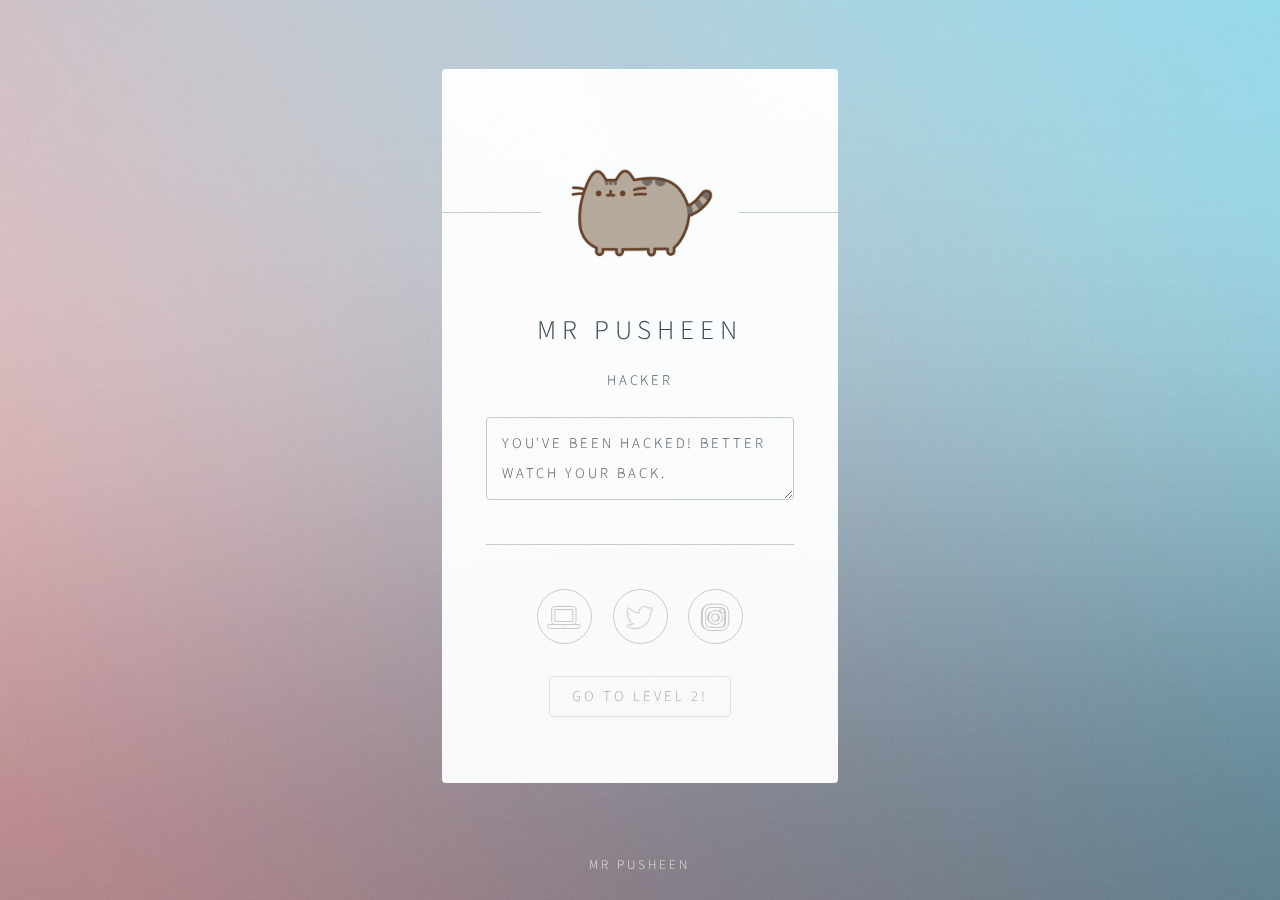
<file: index.html>
<!DOCTYPE HTML>
<html>
	<head>
		<title>Scavenger Hunt</title>
		<meta charset="utf-8" />
		<meta name="viewport" content="width=device-width, initial-scale=1, user-scalable=no" />
		<link rel="stylesheet" href="assets/css/main.css" />
		<link rel="icon" type="image/png" href="./images/pusheen_cat_favicon.png">
		<noscript><link rel="stylesheet" href="assets/css/noscript.css" /></noscript>
	</head>

	<!--This is a comment and doesn't affect the rest of the code! This is a helpful way for programmers to leave notes in their programs so that they can better understand what their code does in the future or so that others reading the code have an easier time. Look for these notes to guide you through this level of the scavenger hunt!-->

	<body class="is-preload">

		<!-- Wrapper -->
			<div id="wrapper">

				<!-- Main -->
					<section id="main">
						<header>

							<!--It looks like some of this stuff isn't right! To reclaim your profile you might want to change back the picture, your name, and correct your title. Change the url link after in the "src" part of the "img" tag to something that defines you a little bit better. Next, change your name in the "h1" tag and the description in the "p" tag. You can also add a short description in the "textarea" tag to complete your profile.-->

							<span class="avatar"><img src="./images/pusheen_cat.jpg" alt="" /></span>
							<h1>Mr Pusheen</h1>
							<p>Hacker</p>
							<textarea name="message" id="message">You've been hacked! Better watch your back.</textarea>
						</header>

						<hr>
						
						<!-- Uh oh! It looks like some links have been messed up as well. To change these links back, modify the links after "href" in the "a" tag. These can be changed to link your own personal social media!-->

						<footer>
							<ul class="icons">
								<li><a href="https://pusheen.com/" class="fa-laptop">Website</a></li>
								<li><a href="https://twitter.com/Pusheen" class="fa-twitter">Twitter</a></li>
								<li><a href="https://www.instagram.com/pusheen/?hl=en" class="fa-instagram">Instagram</a></li>
							</ul>
						</footer>

						<!--Great work! Now that you're all done here, remove "disabled" from the class below and click the link to progress and see what other fun stuff html and css can do.-->
						
						<ul class="actions special">
							<li><a href="./exploreTechlev2.html" class="button disabled">Go to level 2!</a></li>
						</ul>
					</section>

				<!-- Footer -->
					<footer id="footer">
						<ul class="copyright">
							<li>Mr Pusheen</li><li></li>
						</ul>
					</footer>

			</div>

		<!-- Scripts -->
			<script>
				if ('addEventListener' in window) {
					window.addEventListener('load', function() { document.body.className = document.body.className.replace(/\bis-preload\b/, ''); });
					document.body.className += (navigator.userAgent.match(/(MSIE|rv:11\.0)/) ? ' is-ie' : '');
				}
			</script>

	</body>
</html>
</file>
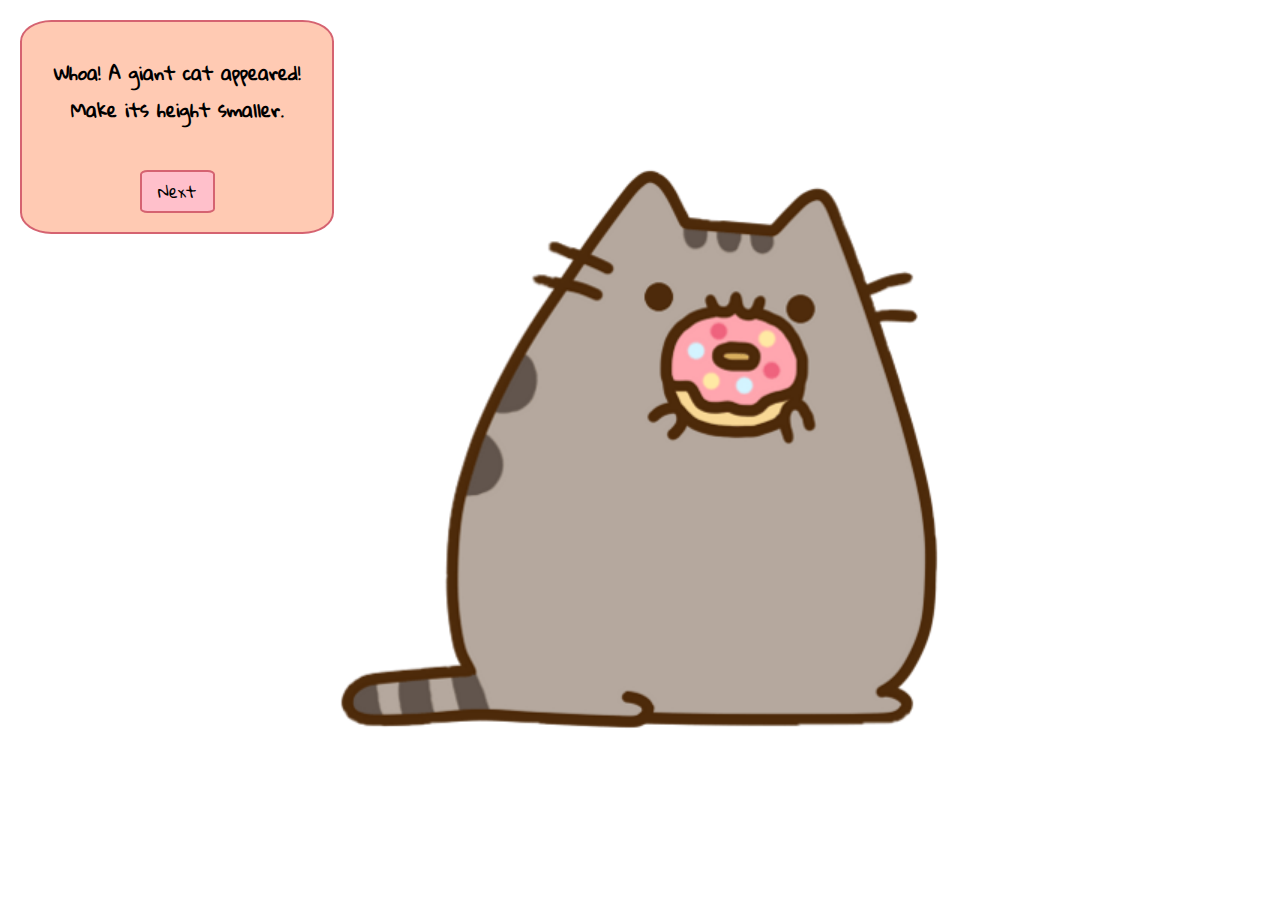
<file: cat.html>
<!DOCTYPE html>
<html>
<head>
	<title>Cats</title>
	<link rel="stylesheet" href="cat.css">
	<link rel="icon" 
      type="image/png" 
	  href="./images/donut-cat.png">
	  <script type="text/javascript">
		(function(e,t){var n=e.amplitude||{_q:[],_iq:{}};var r=t.createElement("script")
		;r.type="text/javascript"
		;r.integrity="sha384-d/yhnowERvm+7eCU79T/bYjOiMmq4F11ElWYLmt0ktvYEVgqLDazh4+gW9CKMpYW"
		;r.crossOrigin="anonymous";r.async=true
		;r.src="https://cdn.amplitude.com/libs/amplitude-5.2.2-min.gz.js"
		;r.onload=function(){if(!e.amplitude.runQueuedFunctions){
		console.log("[Amplitude] Error: could not load SDK")}}
		;var i=t.getElementsByTagName("script")[0];i.parentNode.insertBefore(r,i)
		;function s(e,t){e.prototype[t]=function(){
		this._q.push([t].concat(Array.prototype.slice.call(arguments,0)));return this}}
		var o=function(){this._q=[];return this}
		;var a=["add","append","clearAll","prepend","set","setOnce","unset"]
		;for(var u=0;u<a.length;u++){s(o,a[u])}n.Identify=o;var c=function(){this._q=[]
		;return this}
		;var l=["setProductId","setQuantity","setPrice","setRevenueType","setEventProperties"]
		;for(var p=0;p<l.length;p++){s(c,l[p])}n.Revenue=c
		;var d=["init","logEvent","logRevenue","setUserId","setUserProperties","setOptOut","setVersionName","setDomain","setDeviceId","setGlobalUserProperties","identify","clearUserProperties","setGroup","logRevenueV2","regenerateDeviceId","groupIdentify","onInit","logEventWithTimestamp","logEventWithGroups","setSessionId","resetSessionId"]
		;function v(e){function t(t){e[t]=function(){
		e._q.push([t].concat(Array.prototype.slice.call(arguments,0)))}}
		for(var n=0;n<d.length;n++){t(d[n])}}v(n);n.getInstance=function(e){
		e=(!e||e.length===0?"$default_instance":e).toLowerCase()
		;if(!n._iq.hasOwnProperty(e)){n._iq[e]={_q:[]};v(n._iq[e])}return n._iq[e]}
		;e.amplitude=n})(window,document);
		amplitude.getInstance().init("d77a499702373b64d9b8f1c8c8417e31");
	  </script>
</head>
<body>
	<div id="popup">
		<h1 id="instructions">Loading in cats...</h1>
		<button id="next">Next</button>
	</div> 
	<div class="step" id="last-step">
		<img id="party-cat" height="400px" src="./images/party-cat.gif"/>
		<p id="done-text">Finished! The cats thank you.<br/> Now try using what you learned on other websites!</p>
	</div>
	<div class="step" id="step-5">
		<img class="fam-cat" height="200px" src="./images/fam-cat.png"/>
		<img class="fam-cat" height="60px" src="./images/fam-cat-smol.png"/>
	</div>
	<div class="step" id="step-4">
		<img id="box-cat" src="./images/box-cat.png"/>
	</div>
	<div class="step" id="step-3">
		<img id="unicorn-cat" height="200px" src="./images/unicorn-cat.png"/>
		<p class="blog-text">Looking great with no effort</p>
	</div>
	<div class="step" id="step-2">
		<img height="200px" src="./images/pizza-cat.gif"/>
		<p class="blog-text" id="blog-text-pizza">Eating some pizzza</p>
	</div>
	<div class="step" id="step-1">
		<img height="200px" src="./images/computer-cat.png"/>
		<p class="blog-text" id="blog-text-cute">I am a cute cat</p>
	</div>
	<div class="step" id="step-0">
		<img id="big-cat" src="./images/donut-cat.png" height="600px"/>
	</div>
	
	<script
  src="./jquery-3.3.1.min.js"></script>
	<script src="cat.js"></script>
</body>
</html>
</file>
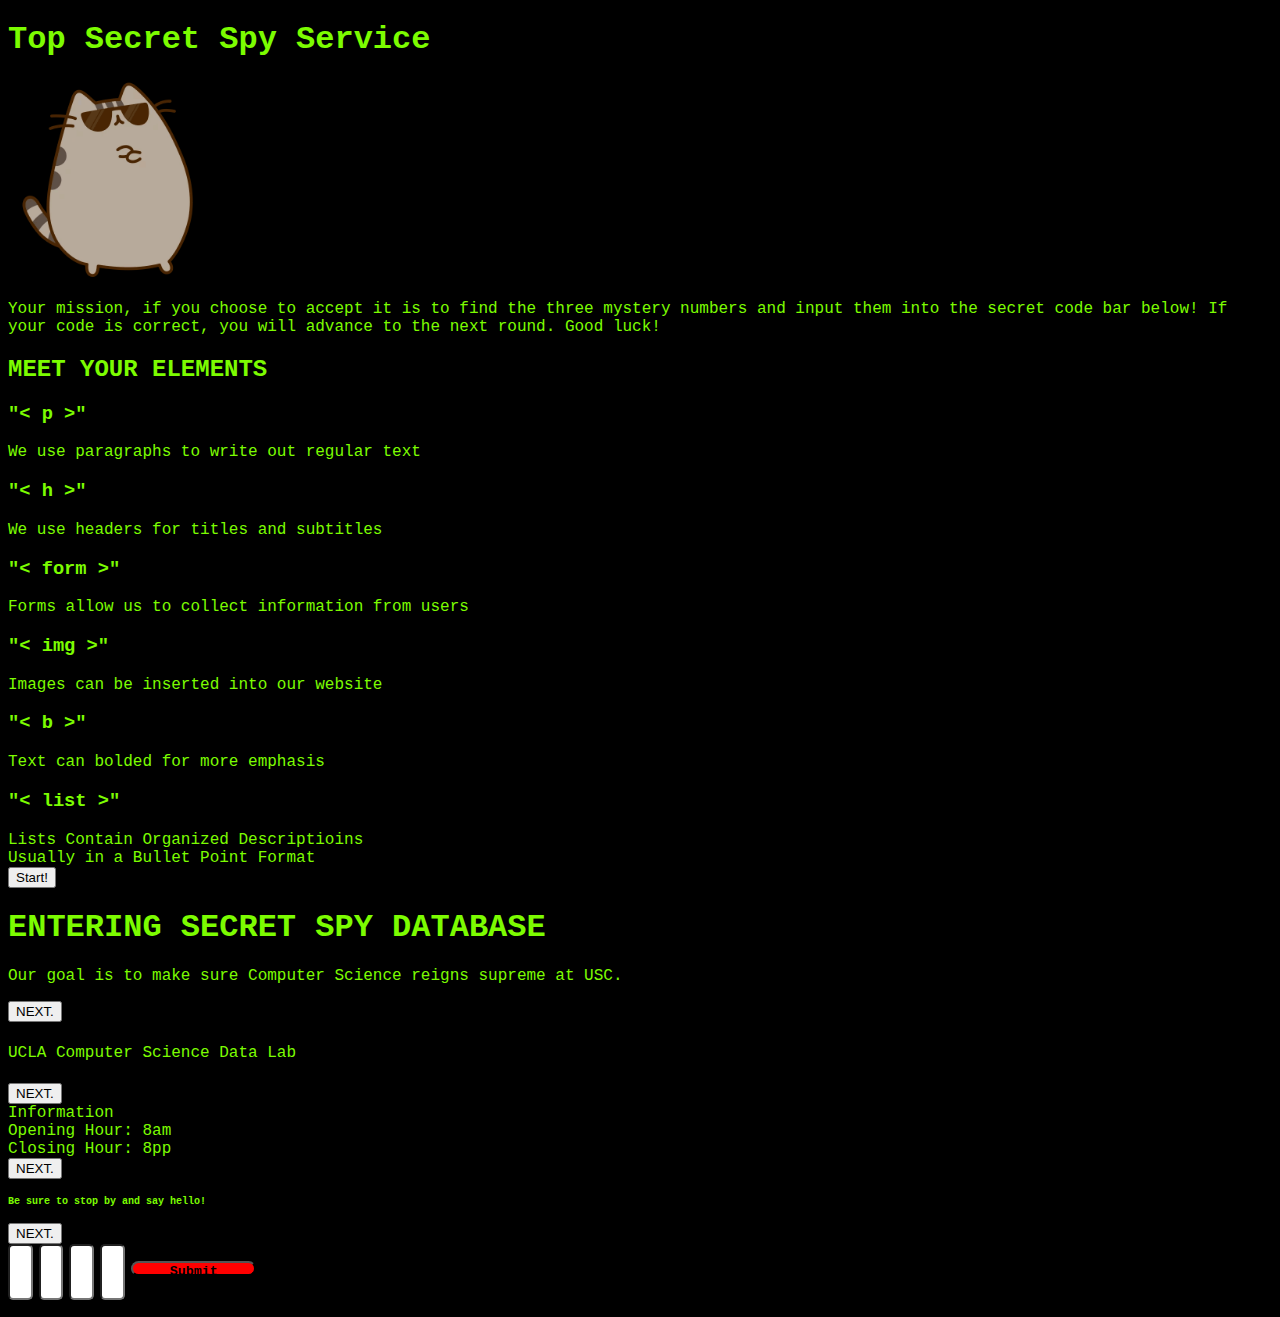
<file: exploreTechlev2.html>
<!DOCTYPE html>
<head>
<title>Level Two</title>
<link rel="icon" type="image/png" href="./images/sunglasses-pusheen.png">
</head>
<style>
	h1, h2, h3{
		color: #7CFC00;
		font-weight: bold;
		font-family: Courier New, monospace;
	}
	h4{
		color: #7CFC00;
		font-weight: normal;
		font-family: Courier New, monospace;
	}
	h5{
		color: #7CFC00;
		font-size: 10px;
		font-weight: bold;
		font-family: Courier New, monospace;
	}
	p{
		color: #7CFC00;
		font-family: Courier New, monospace;
	}
	li{
		color: #7CFC00;
		font-family: Courier New, monospace;
	}
	body
	{
		background-color: #000000;
	}
	.submit{
		display: inline-block;
	}
	.paragraphs:hover{
		background-color: #C0C0C0;

	}

	.headers:hover{
			background-color: #C0C0C0;

	}

	.forms:hover{
		background-color: #C0C0C0;
	}

	.Image:hover{
		background-color: #C0C0C0;
	}

	.Bold:hover
	{
		background-color: #C0C0C0;
	}

	.List:hover
	{
		background-color: #C0C0C0;
	}

	.FirstStep
	{
		display: inline;
	}
	input{
		width: 2%;
		text-align: center;
		align-content: center;
		height: 50px;
		size: 30px;
		font-weight: bold;
		font-family: Arial,sans-serif;
		border-radius: 5px;
		margin: auto;
		vertical-align: middle;

	}
	.startbuttn{
		color: #FF0000;
		height: 30px;
		width: 30%;
		font-family: Courier New, monospace;
	}

	input:hover{
		background-color: #F0E68C;
		opacity: 0.8;
	}

	.submit button{
		width: 15%;
		text-align: center;
		background-color: #FF0000;
		align-content: center;
		height: 15px;
		border-radius: 25px;
		margin-top: 5px;
		font-family: Courier New, monospace;

	}
	form{
		align-items: center;
</style>
<body>
	<script src = "lev2Functions.js"></script>
	<h1> Top Secret Spy Service </h1>
	<img height="200px" src="./images/sunglasses-pusheen.png"/>
	<p>Your mission, if you choose to accept it is to find the three mystery numbers and input them into the secret code bar below! If your code is correct, you will advance to the next round. Good luck!</p>
	<h2> MEET YOUR ELEMENTS </h2>
	<div class = "paragraphs">
	<h3> "< p >" </h3>
		<p> We use paragraphs to write out regular text</p>
	</div>
	<div class = "headers">
	<h3> "< h >" </h3>
		<p> We use headers for titles and subtitles </p>
	</div>
	<div class = "forms">
	<h3> "< form >"</h3>
		<p> Forms allow us to collect information from users </p>
	</div>
	<div class = "Image">
		<h3> "< img >"</h3>
		<p> Images can be inserted into our website </p>
	</div>
	<div class = "Bold">
	<h3> "< b >"</h3>
		<p> Text can bolded for more emphasis</p>
	</div>
	<div class = "List">
	<h3> "< list >"</h3>
		<li> Lists Contain Organized Descriptioins</li>
		<li> Usually in a Bullet Point Format </li>
	</div>
	<div id = "startbuttn">
	<button type = "button" id = "start" onclick= "stepOne()">Start!</button>
	<h1> ENTERING SECRET SPY DATABASE </h1>
	</div>
	<p id = "PartOne">Our goal is to make sure Computer Science reigns supreme at USC.</p>
	<button id = "CallFunction2" onclick = "stepTwo()"> NEXT. </button>
	<h4 id = "CSHeader"> UCLA Computer Science Data Lab </h4>
	<button id = "CallFunction3" onclick = "stepThree()"> NEXT. </button>
	<li> Information </li>
	<li> Opening Hour: 8am </li>
	<li id = "ListTwo"> Closing Hour: 8pp </li>
	<button id = "CallFunction4" onclick = "stepFour()"> NEXT. </button>
	<h5 id = "header five"> Be sure to stop by and say hello! <h5>
	<button id = "CallFunction5" onclick = "stepFive()"> NEXT. </button>
	<form id = "finalcode">
		<div class = "submit">
		<input type = "text" id= "firstchar"></input>
		<input type = "text" id = "secondchar"></input>
		<input type = "text" id = "thirdchar"></input>
		<input type = "text" id = "fourthchar"></input>
		<button type = "button" onclick= "submission()"> <b>Submit</b></button>
		</div>
	</form>
	
</body>
</file>
<file: assets/css/noscript.css>
/* Basic */

	body:after {
		display: none;
	}

/* Main */

	#main {
		-moz-transform: none !important;
		-webkit-transform: none !important;
		-ms-transform: none !important;
		transform: none !important;
		opacity: 1 !important;
	}
</file>
<file: cat.css>
@import url('https://fonts.googleapis.com/css?family=Gloria+Hallelujah');
* {
	margin: 0;
	padding: 0;
}

.step {
	position: absolute;
	display: flex;
	align-items: center;
	justify-content: center;
	height: 100%;
	width: 100%;
	flex-direction: column;
	display: none;
}

#popup {
	position: absolute;
	top: 20px;
	left: 20px;
	width: 300px;
	height: 200px;
	padding: 5px;
	border: solid 2px #D56371; /* dark pink */
	border-radius: 10%;
	background-color: #FFCAB3; /* orange */
	display: flex;
	flex-direction: column;
	align-items: center;
	justify-content: space-around;
	z-index: 1;
}

#instructions {
	font-family: 'Gloria Hallelujah', cursive;
	font-size: 18px;
	text-align: center;
	height: 100px;
	display: flex;
	justify-content: center;
	align-items: center;
}

#next {
	background-color: pink; /* light pink */
	border-radius: 10%;
	border: solid 2px #D56371;
	font-family: 'Gloria Hallelujah', cursive;
	text-align: center;
	font-size: 16px;
	padding: 3px;
	width: 75px;
}

#next:hover {
	cursor: pointer;
	background-color: #FADA9A;
	transition: background-color 0.5s;
}

@keyframes jump {
	0% {transform: translate(0,0);}
	50% {transform: translate(0,10px);}
	100% {transform: translate(0,0);}
}

@keyframes dizzy {
	0% {transform: rotate(0deg);}
	100% {transform: rotate(360deg);}
}

#box-cat {
	animation: dizzy 2s ease infinite;
}

#unicorn-cat {
	transform: rotate(6deg);
}

.blog-text {
	color: black;
	font-size: 36px;
	font-family: 'Gloria Hallelujah', cursive;
	font-style: normal;
}

#step-5 {
	flex-direction: row;
}

.fam-cat {
	margin: 200px;
}

#done-text {
	font-size: 28px;
	font-family: 'Gloria Hallelujah', cursive;
	text-align: center;
	max-width: 500px;
}

#last-step {
	background-color: #FFCAB3;
}

#party-cat {
	transform: translate(-30px, 0);
	margin: 20px;
}
</file>
<file: assets/css/main.css>
@import url(font-awesome.min.css);
@import url("https://fonts.googleapis.com/css?family=Source+Sans+Pro:300");

/* Icon (alt) */

	html, body, div, span, applet, object,
	iframe, h1, h2, h3, h4, h5, h6, p, blockquote,
	pre, a, abbr, acronym, address, big, cite,
	code, del, dfn, em, img, ins, kbd, q, s, samp,
	small, strike, strong, sub, sup, tt, var, b,
	u, i, center, dl, dt, dd, ol, ul, li, fieldset,
	form, label, legend, table, caption, tbody,
	tfoot, thead, tr, th, td, article, aside,
	canvas, details, embed, figure, figcaption,
	footer, header, hgroup, menu, nav, output, ruby,
	section, summary, time, mark, audio, video {
		margin: 0;
		padding: 0;
		border: 0;
		font-size: 100%;
		font: inherit;
		vertical-align: baseline;
	}

	article, aside, details, figcaption, figure,
	footer, header, hgroup, menu, nav, section {
		display: block;
	}

	body {
		line-height: 1;
	}

	ol, ul {
		list-style: none;
	}

	blockquote, q {
		quotes: none;
	}

		blockquote:before, blockquote:after, q:before, q:after {
			content: '';
			content: none;
		}

	table {
		border-collapse: collapse;
		border-spacing: 0;
	}

	body {
		-webkit-text-size-adjust: none;
	}

	mark {
		background-color: transparent;
		color: inherit;
	}

	input::-moz-focus-inner {
		border: 0;
		padding: 0;
	}

	input, select, textarea {
		-moz-appearance: none;
		-webkit-appearance: none;
		-ms-appearance: none;
		appearance: none;
	}

/* Basic */

	@media screen and (max-width: 480px) {

		html, body {
			min-width: 320px;
		}

	}

	html {
		box-sizing: border-box;
	}

	*, *:before, *:after {
		box-sizing: inherit;
	}

	body.is-preload *, body.is-preload *:before, body.is-preload *:after {
		-moz-animation: none !important;
		-webkit-animation: none !important;
		-ms-animation: none !important;
		animation: none !important;
		-moz-transition: none !important;
		-webkit-transition: none !important;
		-ms-transition: none !important;
		transition: none !important;
	}

	html {
		height: 100%;
	}

	body {
		height: 100%;
		background-color: #ffffff;
		background-image: url("images/overlay.png"), -moz-linear-gradient(60deg, rgba(255, 165, 150, 0.5) 5%, rgba(0, 228, 255, 0.35)), url("../../images/bg.jpg");
		background-image: url("images/overlay.png"), -webkit-linear-gradient(60deg, rgba(255, 165, 150, 0.5) 5%, rgba(0, 228, 255, 0.35)), url("../../images/bg.jpg");
		background-image: url("images/overlay.png"), -ms-linear-gradient(60deg, rgba(255, 165, 150, 0.5) 5%, rgba(0, 228, 255, 0.35)), url("../../images/bg.jpg");
		background-image: url("images/overlay.png"), linear-gradient(60deg, rgba(255, 165, 150, 0.5) 5%, rgba(0, 228, 255, 0.35)), url("../../images/bg.jpg");
		background-repeat: repeat,			no-repeat,			no-repeat;
		background-size: 100px 100px, cover,				cover;
		background-position: top left,		center center,		bottom center;
		background-attachment: fixed,			fixed,				fixed;
	}

		body:after {
			content: '';
			display: block;
			position: fixed;
			top: 0;
			left: 0;
			width: 100%;
			height: inherit;
			opacity: 0;
			z-index: 1;
			background-color: #ffffff;
			background-image: url("images/overlay.png"), -moz-linear-gradient(60deg, rgba(255, 165, 150, 0.5) 5%, rgba(0, 228, 255, 0.35));
			background-image: url("images/overlay.png"), -webkit-linear-gradient(60deg, rgba(255, 165, 150, 0.5) 5%, rgba(0, 228, 255, 0.35));
			background-image: url("images/overlay.png"), -ms-linear-gradient(60deg, rgba(255, 165, 150, 0.5) 5%, rgba(0, 228, 255, 0.35));
			background-image: url("images/overlay.png"), linear-gradient(60deg, rgba(255, 165, 150, 0.5) 5%, rgba(0, 228, 255, 0.35));
			background-repeat: repeat,			no-repeat;
			background-size: 100px 100px, cover;
			background-position: top left,		center center;
			-moz-transition: opacity 1.75s ease-out;
			-webkit-transition: opacity 1.75s ease-out;
			-ms-transition: opacity 1.75s ease-out;
			transition: opacity 1.75s ease-out;
		}

		body.is-preload:after {
			opacity: 1;
		}

/* Type */

	body, input, select, textarea {
		color: #414f57;
		font-family: "Source Sans Pro", Helvetica, sans-serif;
		font-size: 14pt;
		font-weight: 300;
		line-height: 2;
		letter-spacing: 0.2em;
		text-transform: uppercase;
	}

		@media screen and (max-width: 1680px) {

			body, input, select, textarea {
				font-size: 11pt;
			}

		}

		@media screen and (max-width: 480px) {

			body, input, select, textarea {
				font-size: 10pt;
				line-height: 1.75;
			}

		}

	a {
		-moz-transition: color 0.2s ease, border-color 0.2s ease;
		-webkit-transition: color 0.2s ease, border-color 0.2s ease;
		-ms-transition: color 0.2s ease, border-color 0.2s ease;
		transition: color 0.2s ease, border-color 0.2s ease;
		color: inherit;
		text-decoration: none;
	}

		a:before {
			-moz-transition: color 0.2s ease, text-shadow 0.2s ease;
			-webkit-transition: color 0.2s ease, text-shadow 0.2s ease;
			-ms-transition: color 0.2s ease, text-shadow 0.2s ease;
			transition: color 0.2s ease, text-shadow 0.2s ease;
		}

		a:hover {
			color: #ff7496;
		}

	strong, b {
		color: #313f47;
	}

	em, i {
		font-style: italic;
	}

	p {
		margin: 0 0 1.5em 0;
	}

	h1, h2, h3, h4, h5, h6 {
		color: #313f47;
		line-height: 1.5;
		margin: 0 0 0.75em 0;
	}

		h1 a, h2 a, h3 a, h4 a, h5 a, h6 a {
			color: inherit;
			text-decoration: none;
		}

	h1 {
		font-size: 1.85em;
		letter-spacing: 0.22em;
		margin: 0 0 0.525em 0;
	}

	h2 {
		font-size: 1.25em;
	}

	h3 {
		font-size: 1em;
	}

	h4 {
		font-size: 1em;
	}

	h5 {
		font-size: 1em;
	}

	h6 {
		font-size: 1em;
	}

	@media screen and (max-width: 480px) {

		h1 {
			font-size: 1.65em;
		}

	}

	sub {
		font-size: 0.8em;
		position: relative;
		top: 0.5em;
	}

	sup {
		font-size: 0.8em;
		position: relative;
		top: -0.5em;
	}

	hr {
		border: 0;
		border-bottom: solid 1px #c8cccf;
		margin: 3em 0;
	}

/* Form */

	form {
		margin: 0 0 1.5em 0;
	}

		form > :last-child {
			margin-bottom: 0;
		}

		form > .fields {
			display: -moz-flex;
			display: -webkit-flex;
			display: -ms-flex;
			display: flex;
			-moz-flex-wrap: wrap;
			-webkit-flex-wrap: wrap;
			-ms-flex-wrap: wrap;
			flex-wrap: wrap;
			width: calc(100% + 2.25em);
			margin: -1.125em 0 1.5em -1.125em;
		}

			form > .fields > .field {
				-moz-flex-grow: 0;
				-webkit-flex-grow: 0;
				-ms-flex-grow: 0;
				flex-grow: 0;
				-moz-flex-shrink: 0;
				-webkit-flex-shrink: 0;
				-ms-flex-shrink: 0;
				flex-shrink: 0;
				padding: 1.125em 0 0 1.125em;
				width: calc(100% - 1.125em);
			}

				form > .fields > .field.half {
					width: calc(50% - 0.5625em);
				}

				form > .fields > .field.third {
					width: calc(100%/3 - 0.375em);
				}

				form > .fields > .field.quarter {
					width: calc(25% - 0.28125em);
				}

		@media screen and (max-width: 480px) {

			form > .fields {
				width: calc(100% + 2.25em);
				margin: -1.125em 0 1.5em -1.125em;
			}

				form > .fields > .field {
					padding: 1.125em 0 0 1.125em;
					width: calc(100% - 1.125em);
				}

					form > .fields > .field.half {
						width: calc(100% - 1.125em);
					}

					form > .fields > .field.third {
						width: calc(100% - 1.125em);
					}

					form > .fields > .field.quarter {
						width: calc(100% - 1.125em);
					}

		}

	label {
		color: #313f47;
		display: block;
		font-size: 0.9em;
		margin: 0 0 0.75em 0;
	}

	input[type="text"],
	input[type="password"],
	input[type="email"],
	input[type="tel"],
	select,
	textarea {
		-moz-appearance: none;
		-webkit-appearance: none;
		-ms-appearance: none;
		appearance: none;
		border-radius: 4px;
		border: solid 1px #c8cccf;
		color: inherit;
		display: block;
		outline: 0;
		padding: 0 1em;
		text-decoration: none;
		width: 100%;
	}

		input[type="text"]:invalid,
		input[type="password"]:invalid,
		input[type="email"]:invalid,
		input[type="tel"]:invalid,
		select:invalid,
		textarea:invalid {
			box-shadow: none;
		}

		input[type="text"]:focus,
		input[type="password"]:focus,
		input[type="email"]:focus,
		input[type="tel"]:focus,
		select:focus,
		textarea:focus {
			border-color: #ff7496;
		}

	select {
		background-image: url("data:image/svg+xml;charset=utf8,%3Csvg xmlns='http://www.w3.org/2000/svg' width='40' height='40' preserveAspectRatio='none' viewBox='0 0 40 40'%3E%3Cpath d='M9.4,12.3l10.4,10.4l10.4-10.4c0.2-0.2,0.5-0.4,0.9-0.4c0.3,0,0.6,0.1,0.9,0.4l3.3,3.3c0.2,0.2,0.4,0.5,0.4,0.9 c0,0.4-0.1,0.6-0.4,0.9L20.7,31.9c-0.2,0.2-0.5,0.4-0.9,0.4c-0.3,0-0.6-0.1-0.9-0.4L4.3,17.3c-0.2-0.2-0.4-0.5-0.4-0.9 c0-0.4,0.1-0.6,0.4-0.9l3.3-3.3c0.2-0.2,0.5-0.4,0.9-0.4S9.1,12.1,9.4,12.3z' fill='%23c8cccf' /%3E%3C/svg%3E");
		background-size: 1.25rem;
		background-repeat: no-repeat;
		background-position: calc(100% - 1rem) center;
		height: 2.75em;
		padding-right: 2.75em;
		text-overflow: ellipsis;
	}

		select option {
			color: #313f47;
			background: #ffffff;
		}

		select:focus::-ms-value {
			background-color: transparent;
		}

		select::-ms-expand {
			display: none;
		}

	input[type="text"],
	input[type="password"],
	input[type="email"],
	select {
		height: 2.75em;
	}

	textarea {
		padding: 0.75em 1em;
	}

	input[type="checkbox"],
	input[type="radio"] {
		-moz-appearance: none;
		-webkit-appearance: none;
		-ms-appearance: none;
		appearance: none;
		display: block;
		float: left;
		margin-right: -2em;
		opacity: 0;
		width: 1em;
		z-index: -1;
	}

		input[type="checkbox"] + label,
		input[type="radio"] + label {
			text-decoration: none;
			color: #414f57;
			cursor: pointer;
			display: inline-block;
			font-size: 1em;
			font-weight: 300;
			padding-left: 2.4em;
			padding-right: 0.75em;
			position: relative;
		}

			input[type="checkbox"] + label:before,
			input[type="radio"] + label:before {
				-moz-osx-font-smoothing: grayscale;
				-webkit-font-smoothing: antialiased;
				font-family: FontAwesome;
				font-style: normal;
				font-weight: normal;
				text-transform: none !important;
			}

			input[type="checkbox"] + label:before,
			input[type="radio"] + label:before {
				border-radius: 4px;
				border: solid 1px #c8cccf;
				content: '';
				display: inline-block;
				height: 1.65em;
				left: 0;
				line-height: 1.58125em;
				position: absolute;
				text-align: center;
				top: 0.15em;
				width: 1.65em;
			}

		input[type="checkbox"]:checked + label:before,
		input[type="radio"]:checked + label:before {
			color: #ff7496;
			content: '\f00c';
		}

		input[type="checkbox"]:focus + label:before,
		input[type="radio"]:focus + label:before {
			border-color: #ff7496;
		}

	input[type="checkbox"] + label:before {
		border-radius: 4px;
	}

	input[type="radio"] + label:before {
		border-radius: 100%;
	}

	::-webkit-input-placeholder {
		color: #616f77 !important;
		opacity: 1.0;
	}

	:-moz-placeholder {
		color: #616f77 !important;
		opacity: 1.0;
	}

	::-moz-placeholder {
		color: #616f77 !important;
		opacity: 1.0;
	}

	:-ms-input-placeholder {
		color: #616f77 !important;
		opacity: 1.0;
	}

/* Icon */

	.icon {
		text-decoration: none;
		position: relative;
		border-bottom: none;
	}

		.icon:before {
			-moz-osx-font-smoothing: grayscale;
			-webkit-font-smoothing: antialiased;
			font-family: FontAwesome;
			font-style: normal;
			font-weight: normal;
			text-transform: none !important;
		}

		.icon > .label {
			display: none;
		}

/* List */

	ol {
		list-style: decimal;
		margin: 0 0 1.5em 0;
		padding-left: 1.25em;
	}

		ol li {
			padding-left: 0.25em;
		}

	ul {
		list-style: disc;
		margin: 0 0 1.5em 0;
		padding-left: 1em;
	}

		ul li {
			padding-left: 0.5em;
		}

		ul.alt {
			list-style: none;
			padding-left: 0;
		}

			ul.alt li {
				border-top: solid 1px #c8cccf;
				padding: 0.5em 0;
			}

				ul.alt li:first-child {
					border-top: 0;
					padding-top: 0;
				}

	dl {
		margin: 0 0 1.5em 0;
	}

		dl dt {
			display: block;
			margin: 0 0 0.75em 0;
		}

		dl dd {
			margin-left: 1.5em;
		}

/* Actions */

	ul.actions {
		display: -moz-flex;
		display: -webkit-flex;
		display: -ms-flex;
		display: flex;
		cursor: default;
		list-style: none;
		margin-left: -0.75em;
		padding-left: 0;
	}

		ul.actions li {
			padding: 0 0 0 0.75em;
			vertical-align: middle;
		}

		ul.actions.special {
			-moz-justify-content: center;
			-webkit-justify-content: center;
			-ms-justify-content: center;
			justify-content: center;
			width: 100%;
			margin-left: 0;
		}

			ul.actions.special li:first-child {
				padding-left: 0;
			}

		ul.actions.stacked {
			-moz-flex-direction: column;
			-webkit-flex-direction: column;
			-ms-flex-direction: column;
			flex-direction: column;
			margin-left: 0;
		}

			ul.actions.stacked li {
				padding: 0.975em 0 0 0;
			}

				ul.actions.stacked li:first-child {
					padding-top: 0;
				}

		ul.actions.fit {
			width: calc(100% + 0.75em);
		}

			ul.actions.fit li {
				-moz-flex-grow: 1;
				-webkit-flex-grow: 1;
				-ms-flex-grow: 1;
				flex-grow: 1;
				-moz-flex-shrink: 1;
				-webkit-flex-shrink: 1;
				-ms-flex-shrink: 1;
				flex-shrink: 1;
				width: 100%;
			}

				ul.actions.fit li > * {
					width: 100%;
				}

			ul.actions.fit.stacked {
				width: 100%;
			}

		@media screen and (max-width: 480px) {

			ul.actions:not(.fixed) {
				-moz-flex-direction: column;
				-webkit-flex-direction: column;
				-ms-flex-direction: column;
				flex-direction: column;
				margin-left: 0;
				width: 100% !important;
			}

				ul.actions:not(.fixed) li {
					-moz-flex-grow: 1;
					-webkit-flex-grow: 1;
					-ms-flex-grow: 1;
					flex-grow: 1;
					-moz-flex-shrink: 1;
					-webkit-flex-shrink: 1;
					-ms-flex-shrink: 1;
					flex-shrink: 1;
					padding: 0.75em 0 0 0;
					text-align: center;
					width: 100%;
				}

					ul.actions:not(.fixed) li > * {
						width: 100%;
					}

					ul.actions:not(.fixed) li:first-child {
						padding-top: 0;
					}

					ul.actions:not(.fixed) li input[type="submit"],
					ul.actions:not(.fixed) li input[type="reset"],
					ul.actions:not(.fixed) li input[type="button"],
					ul.actions:not(.fixed) li button,
					ul.actions:not(.fixed) li .button {
						width: 100%;
					}

						ul.actions:not(.fixed) li input[type="submit"].icon:before,
						ul.actions:not(.fixed) li input[type="reset"].icon:before,
						ul.actions:not(.fixed) li input[type="button"].icon:before,
						ul.actions:not(.fixed) li button.icon:before,
						ul.actions:not(.fixed) li .button.icon:before {
							margin-left: -0.5rem;
						}

		}

/* Icons */

	ul.icons {
		cursor: default;
		list-style: none;
		padding-left: 0;
		margin-top: -0.675em;
	}

		ul.icons li {
			display: inline-block;
			padding: 0.675em 0.5em;
		}

			ul.icons li a {
				text-decoration: none;
				position: relative;
				display: block;
				width: 3.75em;
				height: 3.75em;
				border-radius: 100%;
				border: solid 1px #c8cccf;
				line-height: 3.75em;
				overflow: hidden;
				text-align: center;
				text-indent: 3.75em;
				white-space: nowrap;
			}

				ul.icons li a:before {
					-moz-osx-font-smoothing: grayscale;
					-webkit-font-smoothing: antialiased;
					font-family: FontAwesome;
					font-style: normal;
					font-weight: normal;
					text-transform: none !important;
				}

				ul.icons li a:before {
					color: #ffffff;
					text-shadow: 1.25px 0px 0px #c8cccf, -1.25px 0px 0px #c8cccf, 0px 1.25px 0px #c8cccf, 0px -1.25px 0px #c8cccf;
				}

				ul.icons li a:hover:before {
					text-shadow: 1.25px 0px 0px #ff7496, -1.25px 0px 0px #ff7496, 0px 1.25px 0px #ff7496, 0px -1.25px 0px #ff7496;
				}

				ul.icons li a:before {
					position: absolute;
					top: 0;
					left: 0;
					width: inherit;
					height: inherit;
					font-size: 1.85rem;
					line-height: inherit;
					text-align: center;
					text-indent: 0;
				}

				ul.icons li a:hover {
					border-color: #ff7496;
				}

		@media screen and (max-width: 480px) {

			ul.icons li a:before {
				font-size: 1.5rem;
			}

		}

/* Button */

	input[type="submit"],
	input[type="reset"],
	input[type="button"],
	button,
	.button {
		-moz-appearance: none;
		-webkit-appearance: none;
		-ms-appearance: none;
		appearance: none;
		-moz-transition: background-color 0.2s ease-in-out, border-color 0.2s ease-in-out, color 0.2s ease-in-out;
		-webkit-transition: background-color 0.2s ease-in-out, border-color 0.2s ease-in-out, color 0.2s ease-in-out;
		-ms-transition: background-color 0.2s ease-in-out, border-color 0.2s ease-in-out, color 0.2s ease-in-out;
		transition: background-color 0.2s ease-in-out, border-color 0.2s ease-in-out, color 0.2s ease-in-out;
		display: inline-block;
		height: 2.75em;
		line-height: 2.75em;
		padding: 0 1.5em;
		background-color: transparent;
		border-radius: 4px;
		border: solid 1px #c8cccf;
		color: #414f57 !important;
		cursor: pointer;
		text-align: center;
		text-decoration: none;
		white-space: nowrap;
	}

		input[type="submit"]:hover,
		input[type="reset"]:hover,
		input[type="button"]:hover,
		button:hover,
		.button:hover {
			border-color: #ff7496;
			color: #ff7496 !important;
		}

		input[type="submit"].icon,
		input[type="reset"].icon,
		input[type="button"].icon,
		button.icon,
		.button.icon {
			padding-left: 1.35em;
		}

			input[type="submit"].icon:before,
			input[type="reset"].icon:before,
			input[type="button"].icon:before,
			button.icon:before,
			.button.icon:before {
				margin-right: 0.5em;
			}

		input[type="submit"].fit,
		input[type="reset"].fit,
		input[type="button"].fit,
		button.fit,
		.button.fit {
			width: 100%;
		}

		input[type="submit"].small,
		input[type="reset"].small,
		input[type="button"].small,
		button.small,
		.button.small {
			font-size: 0.8em;
		}

		input[type="submit"].large,
		input[type="reset"].large,
		input[type="button"].large,
		button.large,
		.button.large {
			font-size: 1.35em;
		}

		input[type="submit"].disabled, input[type="submit"]:disabled,
		input[type="reset"].disabled,
		input[type="reset"]:disabled,
		input[type="button"].disabled,
		input[type="button"]:disabled,
		button.disabled,
		button:disabled,
		.button.disabled,
		.button:disabled {
			pointer-events: none;
			opacity: 0.5;
		}

/* Main */

	#main {
		-moz-transform-origin: 50% 50%;
		-webkit-transform-origin: 50% 50%;
		-ms-transform-origin: 50% 50%;
		transform-origin: 50% 50%;
		-moz-transform: rotateX(0deg);
		-webkit-transform: rotateX(0deg);
		-ms-transform: rotateX(0deg);
		transform: rotateX(0deg);
		-moz-transition: opacity 1s ease, -moz-transform 1s ease;
		-webkit-transition: opacity 1s ease, -webkit-transform 1s ease;
		-ms-transition: opacity 1s ease, -ms-transform 1s ease;
		transition: opacity 1s ease, transform 1s ease;
		padding: 4.5em 3em 3em 3em ;
		background: #ffffff;
		border-radius: 4px;
		cursor: default;
		max-width: 100%;
		opacity: 0.95;
		position: relative;
		text-align: center;
		width: 27em;
	}

		#main .avatar {
			position: relative;
			display: block;
			margin-bottom: 1.5em;
		}

			#main .avatar img {
				display: block;
				margin: 0 auto;
				border-radius: 100%;
				box-shadow: 0 0 0 1.5em #ffffff;
				max-width:50%;
    			height:auto;
			}

			#main .avatar:before {
				content: '';
				display: block;
				position: absolute;
				top: 50%;
				left: -3em;
				width: calc(100% + 6em);
				height: 1px;
				z-index: -1;
				background: #c8cccf;
			}

		@media screen and (max-width: 480px) {

			#main {
				padding: 4em 2em 2.5em 2em ;
				width: 100%;
			}

				#main .avatar:before {
					left: -2em;
					width: calc(100% + 4em);
				}

		}

		body.is-preload #main {
			-moz-transform: rotateX(15deg);
			-webkit-transform: rotateX(15deg);
			-ms-transform: rotateX(15deg);
			transform: rotateX(15deg);
			opacity: 0;
		}

/* Footer */

	#footer {
		-moz-align-self: -moz-flex-end;
		-webkit-align-self: -webkit-flex-end;
		-ms-align-self: -ms-flex-end;
		align-self: flex-end;
		width: 100%;
		padding: 1.5em 0 0 0;
		color: rgba(255, 255, 255, 0.75);
		cursor: default;
		text-align: center;
	}

		#footer .copyright {
			margin: 0;
			padding: 0;
			font-size: 0.9em;
			list-style: none;
		}

			#footer .copyright li {
				display: inline-block;
				margin: 0 0 0 0.45em;
				padding: 0 0 0 0.85em;
				border-left: solid 1px rgba(255, 255, 255, 0.5);
				line-height: 1;
			}

				#footer .copyright li:first-child {
					border-left: 0;
				}

/* Wrapper */

	#wrapper {
		display: -moz-flex;
		display: -webkit-flex;
		display: -ms-flex;
		display: flex;
		-moz-align-items: center;
		-webkit-align-items: center;
		-ms-align-items: center;
		align-items: center;
		-moz-justify-content: space-between;
		-webkit-justify-content: space-between;
		-ms-justify-content: space-between;
		justify-content: space-between;
		-moz-flex-direction: column;
		-webkit-flex-direction: column;
		-ms-flex-direction: column;
		flex-direction: column;
		-moz-perspective: 1000px;
		-webkit-perspective: 1000px;
		-ms-perspective: 1000px;
		perspective: 1000px;
		position: relative;
		min-height: 100%;
		padding: 1.5em;
		z-index: 2;
	}

		#wrapper > * {
			z-index: 1;
		}

		#wrapper:before {
			content: '';
			display: block;
		}

		@media screen and (max-width: 360px) {

			#wrapper {
				padding: 0.75em;
			}

		}

		body.is-ie #wrapper {
			height: 100%;
		}
</file>
